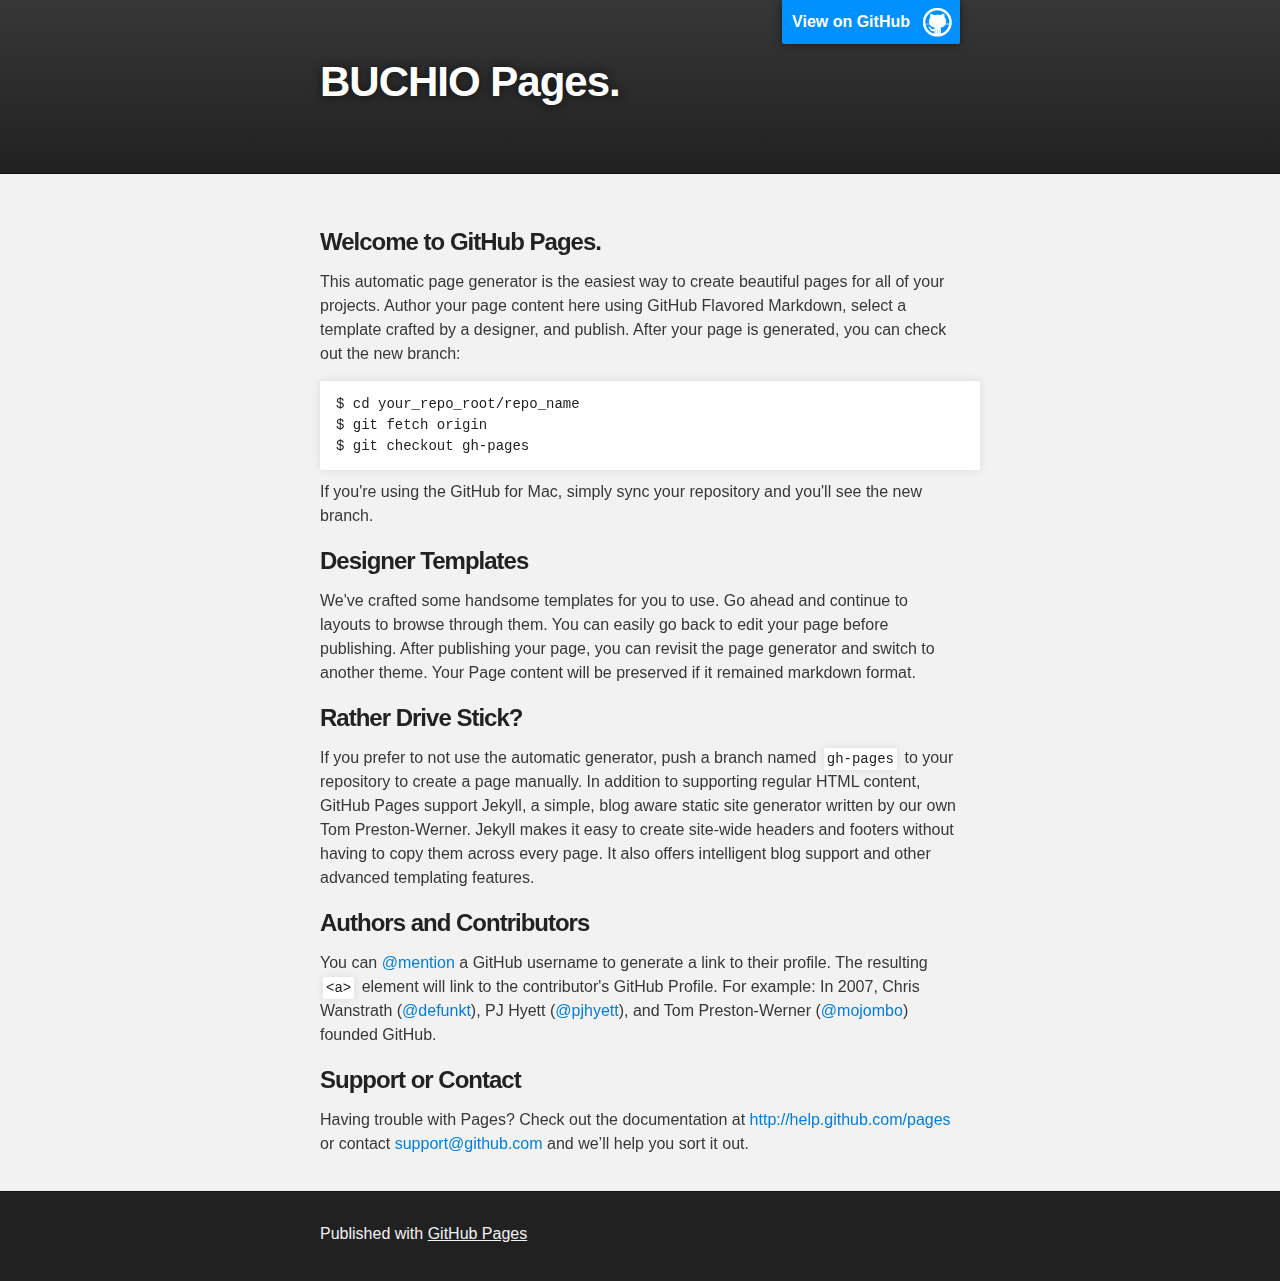
<file: index.html>
<!DOCTYPE html>
<html>

  <head>
    <meta charset='utf-8' />
    <meta http-equiv="X-UA-Compatible" content="chrome=1" />
    <meta name="description" content="BUCHIO Pages. : " />

    <link rel="stylesheet" type="text/css" media="screen" href="stylesheets/stylesheet.css">

    <title>BUCHIO Pages.</title>
  </head>

  <body>

    <!-- HEADER -->
    <div id="header_wrap" class="outer">
        <header class="inner">
          <a id="forkme_banner" href="https://github.com/buchio">View on GitHub</a>

          <h1 id="project_title">BUCHIO Pages.</h1>
          <h2 id="project_tagline"></h2>

        </header>
    </div>

    <!-- MAIN CONTENT -->
    <div id="main_content_wrap" class="outer">
      <section id="main_content" class="inner">
        <h3>
<a name="welcome-to-github-pages" class="anchor" href="#welcome-to-github-pages"><span class="octicon octicon-link"></span></a>Welcome to GitHub Pages.</h3>

<p>This automatic page generator is the easiest way to create beautiful pages for all of your projects. Author your page content here using GitHub Flavored Markdown, select a template crafted by a designer, and publish. After your page is generated, you can check out the new branch:</p>

<pre><code>$ cd your_repo_root/repo_name
$ git fetch origin
$ git checkout gh-pages
</code></pre>

<p>If you're using the GitHub for Mac, simply sync your repository and you'll see the new branch.</p>

<h3>
<a name="designer-templates" class="anchor" href="#designer-templates"><span class="octicon octicon-link"></span></a>Designer Templates</h3>

<p>We've crafted some handsome templates for you to use. Go ahead and continue to layouts to browse through them. You can easily go back to edit your page before publishing. After publishing your page, you can revisit the page generator and switch to another theme. Your Page content will be preserved if it remained markdown format.</p>

<h3>
<a name="rather-drive-stick" class="anchor" href="#rather-drive-stick"><span class="octicon octicon-link"></span></a>Rather Drive Stick?</h3>

<p>If you prefer to not use the automatic generator, push a branch named <code>gh-pages</code> to your repository to create a page manually. In addition to supporting regular HTML content, GitHub Pages support Jekyll, a simple, blog aware static site generator written by our own Tom Preston-Werner. Jekyll makes it easy to create site-wide headers and footers without having to copy them across every page. It also offers intelligent blog support and other advanced templating features.</p>

<h3>
<a name="authors-and-contributors" class="anchor" href="#authors-and-contributors"><span class="octicon octicon-link"></span></a>Authors and Contributors</h3>

<p>You can <a href="https://github.com/blog/821" class="user-mention">@mention</a> a GitHub username to generate a link to their profile. The resulting <code>&lt;a&gt;</code> element will link to the contributor's GitHub Profile. For example: In 2007, Chris Wanstrath (<a href="https://github.com/defunkt" class="user-mention">@defunkt</a>), PJ Hyett (<a href="https://github.com/pjhyett" class="user-mention">@pjhyett</a>), and Tom Preston-Werner (<a href="https://github.com/mojombo" class="user-mention">@mojombo</a>) founded GitHub.</p>

<h3>
<a name="support-or-contact" class="anchor" href="#support-or-contact"><span class="octicon octicon-link"></span></a>Support or Contact</h3>

<p>Having trouble with Pages? Check out the documentation at <a href="http://help.github.com/pages">http://help.github.com/pages</a> or contact <a href="mailto:support@github.com">support@github.com</a> and we’ll help you sort it out.</p>
      </section>
    </div>

    <!-- FOOTER  -->
    <div id="footer_wrap" class="outer">
      <footer class="inner">
        <p>Published with <a href="http://pages.github.com">GitHub Pages</a></p>
      </footer>
    </div>

    

  </body>
</html>
</file>
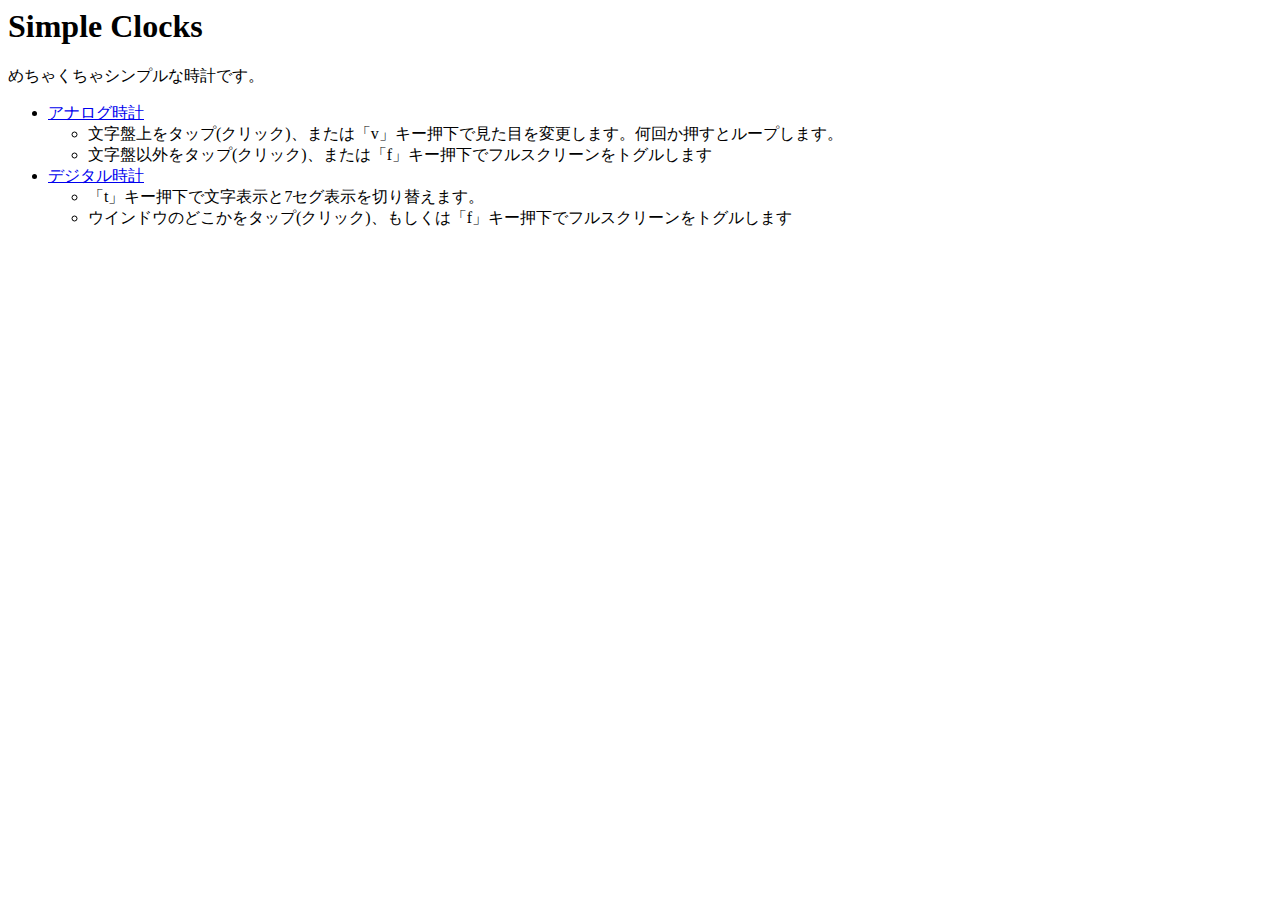
<file: clock/index.html>
<html>
  <head>
    <meta charset="utf-8" />
    <title>Simple Clocks</title>
  </head>
  <body>
    <h1>Simple Clocks</h1>
    <p>めちゃくちゃシンプルな時計です。</p>
    <ul>
      <li>
        <a href="AnalogClock/index.html">アナログ時計</a>
        <ul>
          <li>
            文字盤上をタップ(クリック)、または「v」キー押下で見た目を変更します。何回か押すとループします。
          </li>
          <li>
            文字盤以外をタップ(クリック)、または「f」キー押下でフルスクリーンをトグルします
          </li>
        </ul>
      </li>
      <li>
        <a href="DigitalClock/index.html">デジタル時計</a>
        <ul>
          <li>「t」キー押下で文字表示と7セグ表示を切り替えます。</li>
          <li>
            ウインドウのどこかをタップ(クリック)、もしくは「f」キー押下でフルスクリーンをトグルします
          </li>
        </ul>
      </li>
    </ul>
  </body>
</html>
</file>
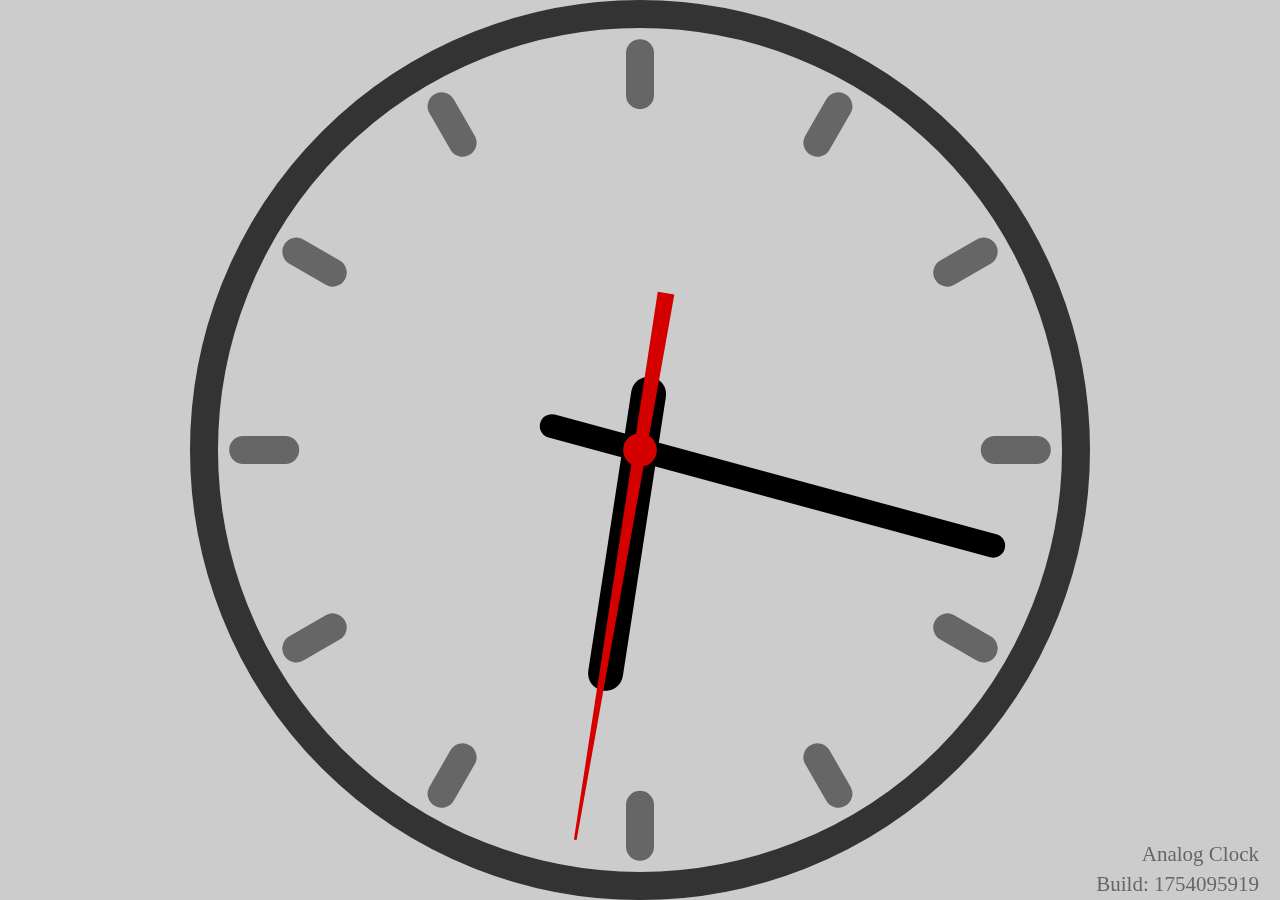
<file: clock/AnalogClock/index.html>
<html>
  <head>
    <meta charset="UTF-8" />
    <title>Analog Clock</title>
    <link rel="stylesheet" type="text/css" href="./clock.min.css" />
    <script src="./analog.min.js"></script>
  </head>
  <body>
    <canvas id="clockCanvas"></canvas>
  </body>
</html>
</file>
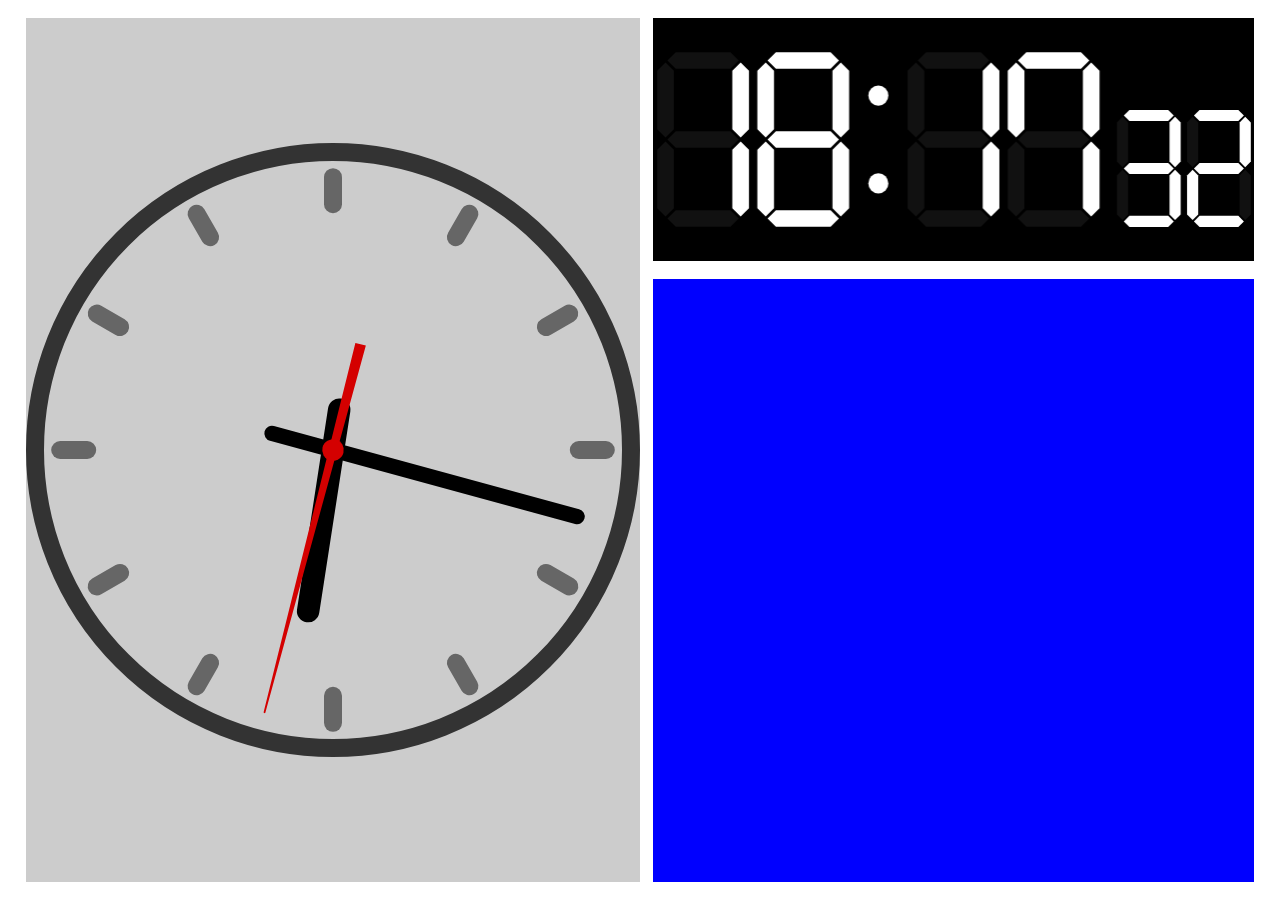
<file: clock/Clock/index.html>
<html>
  <head>
    <meta charset="UTF-8" />
    <title>Clock</title>
    <link rel="stylesheet" type="text/css" href="./clock.min.css" />
    <script src="./clock.min.js"></script>
  </head>
  <body>
    <canvas id="analogClockCanvas"></canvas>
    <canvas id="digitalClockCanvas"></canvas>
    <div id="calendarCanvas"></div>
  </body>
</html>
</file>
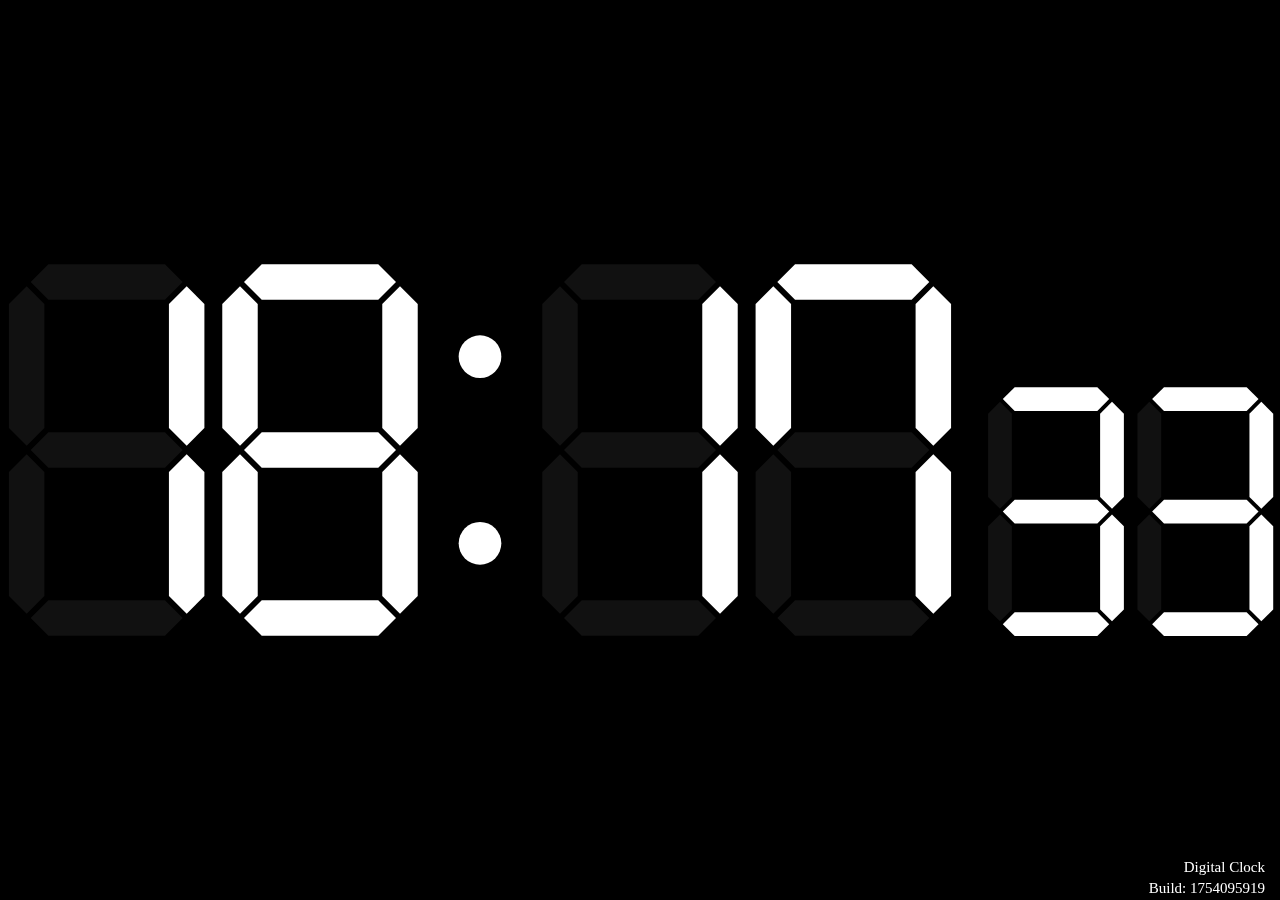
<file: clock/DigitalClock/index.html>
<html>
  <head>
    <meta charset="UTF-8" />
    <title>Digital Clock</title>
    <link rel="stylesheet" type="text/css" href="./clock.min.css" />
    <script src="./digital.min.js"></script>
  </head>
  <body>
    <canvas id="clockCanvas"></canvas>
  </body>
</html>
</file>
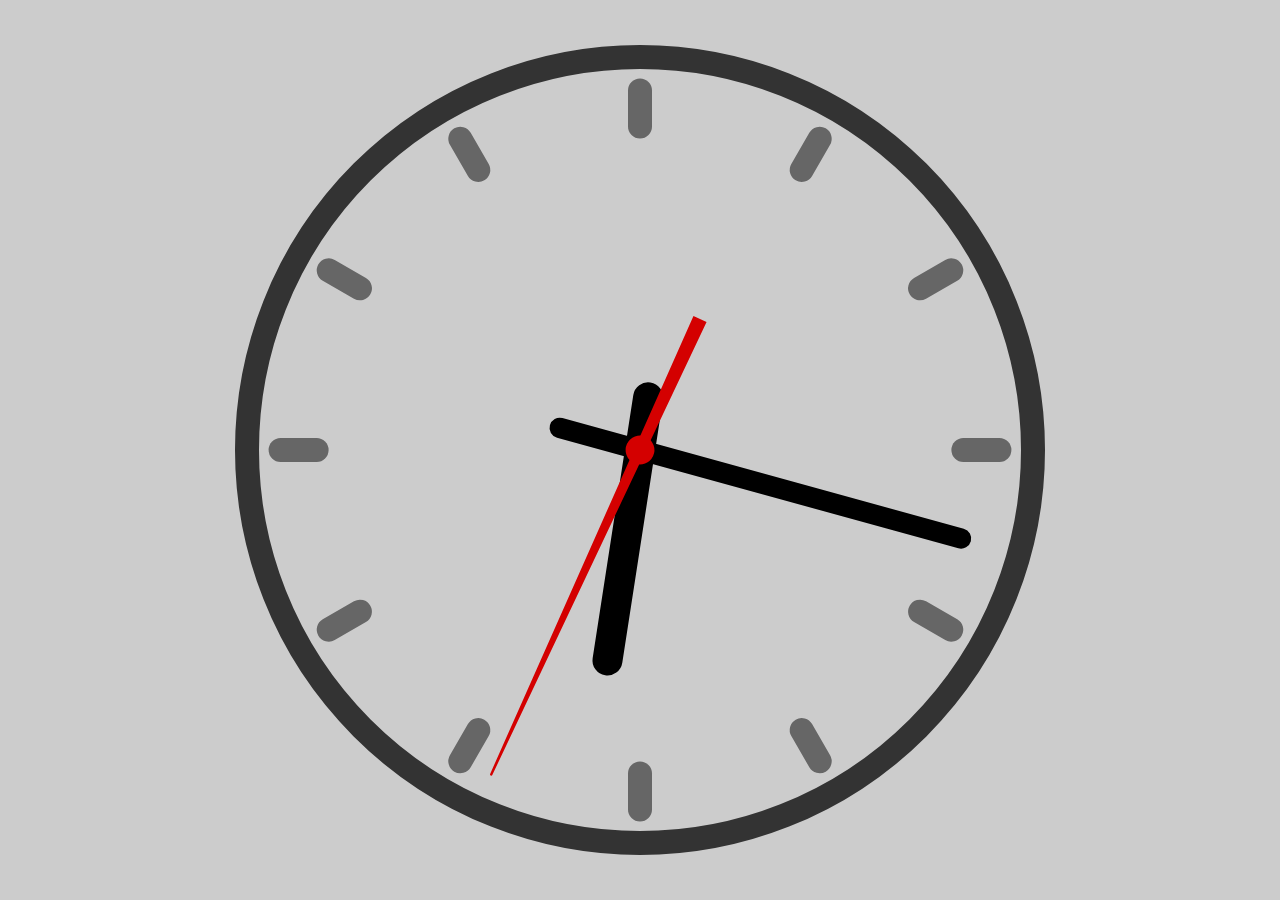
<file: clock/analog.html>
<html>
  <head>
    <meta charset="UTF-8">
    <title>Analog clock</title>
    <link rel="stylesheet" type="text/css" href="assets/analog.css">
    <script src="assets/AnalogClock.js"></script>
    <script src="assets/fullscreen.js"></script>
    <script src="assets/analog.js"></script>
  </head>
  <body>
    <canvas id="clockCanvas"></canvas>
  </body>
</html>
</file>
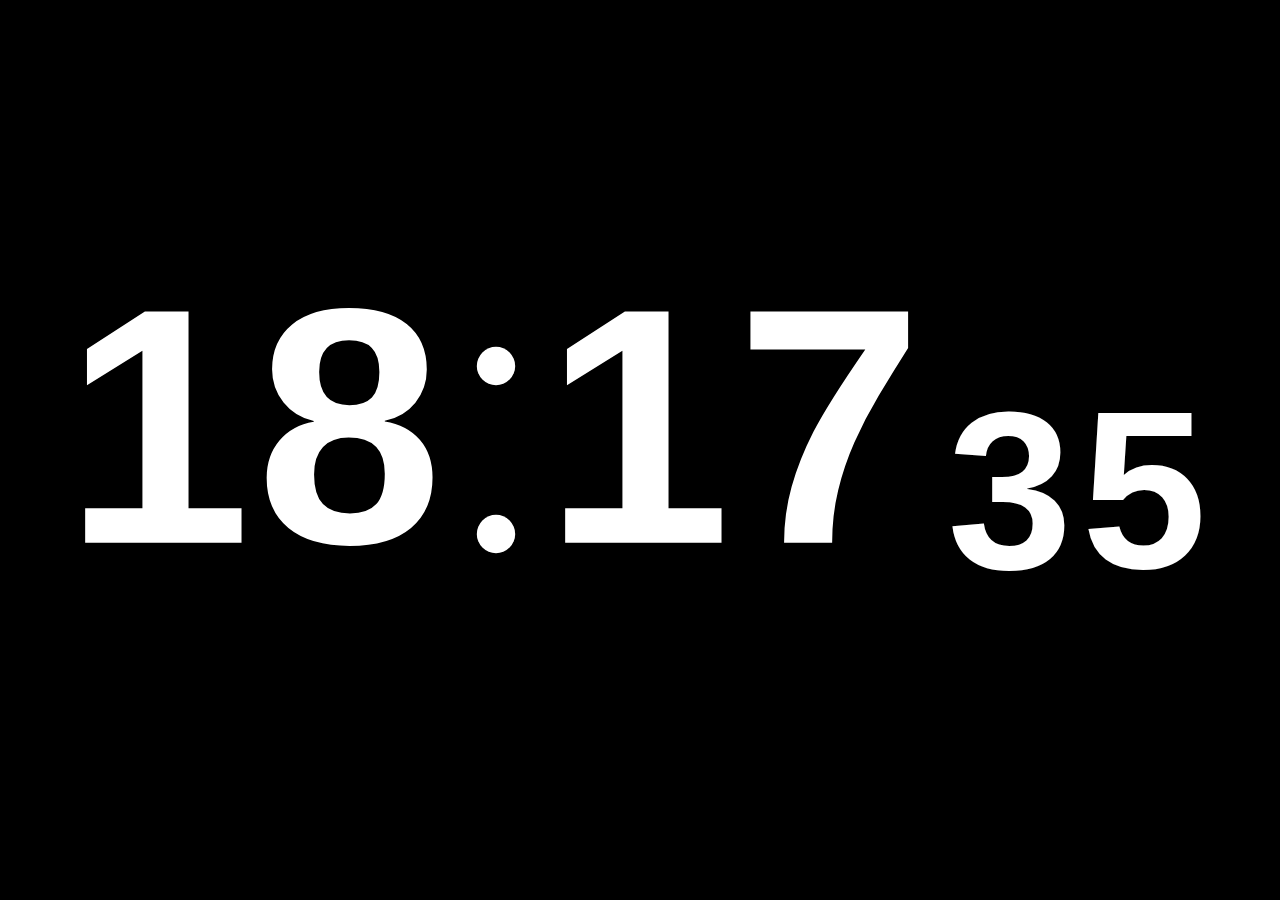
<file: clock/digital.html>
<html>
  <head>
    <meta charset="UTF-8">
    <title>Digital Clock</title>
    <link rel="stylesheet" type="text/css" href="assets/digital.css">
    <script src="assets/DigitalClock.js"></script>

    <script src="assets/fullscreen.js"></script>
    <script src="assets/digital.js"></script>
  </head>
  <body>
    <canvas id="digitalClockCanvas"></canvas>
  </body>
</html>
</file>
<file: stylesheets/stylesheet.css>
/*******************************************************************************
Slate Theme for GitHub Pages
by Jason Costello, @jsncostello
*******************************************************************************/

@import url(pygment_trac.css);

/*******************************************************************************
MeyerWeb Reset
*******************************************************************************/

html, body, div, span, applet, object, iframe,
h1, h2, h3, h4, h5, h6, p, blockquote, pre,
a, abbr, acronym, address, big, cite, code,
del, dfn, em, img, ins, kbd, q, s, samp,
small, strike, strong, sub, sup, tt, var,
b, u, i, center,
dl, dt, dd, ol, ul, li,
fieldset, form, label, legend,
table, caption, tbody, tfoot, thead, tr, th, td,
article, aside, canvas, details, embed,
figure, figcaption, footer, header, hgroup,
menu, nav, output, ruby, section, summary,
time, mark, audio, video {
  margin: 0;
  padding: 0;
  border: 0;
  font: inherit;
  vertical-align: baseline;
}

/* HTML5 display-role reset for older browsers */
article, aside, details, figcaption, figure,
footer, header, hgroup, menu, nav, section {
  display: block;
}

ol, ul {
  list-style: none;
}

table {
  border-collapse: collapse;
  border-spacing: 0;
}

/*******************************************************************************
Theme Styles
*******************************************************************************/

body {
  box-sizing: border-box;
  color:#373737;
  background: #212121;
  font-size: 16px;
  font-family: 'Myriad Pro', Calibri, Helvetica, Arial, sans-serif;
  line-height: 1.5;
  -webkit-font-smoothing: antialiased;
}

h1, h2, h3, h4, h5, h6 {
  margin: 10px 0;
  font-weight: 700;
  color:#222222;
  font-family: 'Lucida Grande', 'Calibri', Helvetica, Arial, sans-serif;
  letter-spacing: -1px;
}

h1 {
  font-size: 36px;
  font-weight: 700;
}

h2 {
  padding-bottom: 10px;
  font-size: 32px;
  background: url('../images/bg_hr.png') repeat-x bottom;
}

h3 {
  font-size: 24px;
}

h4 {
  font-size: 21px;
}

h5 {
  font-size: 18px;
}

h6 {
  font-size: 16px;
}

p {
  margin: 10px 0 15px 0;
}

footer p {
  color: #f2f2f2;
}

a {
  text-decoration: none;
  color: #007edf;
  text-shadow: none;

  transition: color 0.5s ease;
  transition: text-shadow 0.5s ease;
  -webkit-transition: color 0.5s ease;
  -webkit-transition: text-shadow 0.5s ease;
  -moz-transition: color 0.5s ease;
  -moz-transition: text-shadow 0.5s ease;
  -o-transition: color 0.5s ease;
  -o-transition: text-shadow 0.5s ease;
  -ms-transition: color 0.5s ease;
  -ms-transition: text-shadow 0.5s ease;
}

a:hover, a:focus {text-decoration: underline;}

footer a {
  color: #F2F2F2;
  text-decoration: underline;
}

em {
  font-style: italic;
}

strong {
  font-weight: bold;
}

img {
  position: relative;
  margin: 0 auto;
  max-width: 739px;
  padding: 5px;
  margin: 10px 0 10px 0;
  border: 1px solid #ebebeb;

  box-shadow: 0 0 5px #ebebeb;
  -webkit-box-shadow: 0 0 5px #ebebeb;
  -moz-box-shadow: 0 0 5px #ebebeb;
  -o-box-shadow: 0 0 5px #ebebeb;
  -ms-box-shadow: 0 0 5px #ebebeb;
}

p img {
  display: inline;
  margin: 0;
  padding: 0;
  vertical-align: middle;
  text-align: center;
  border: none;
}

pre, code {
  width: 100%;
  color: #222;
  background-color: #fff;

  font-family: Monaco, "Bitstream Vera Sans Mono", "Lucida Console", Terminal, monospace;
  font-size: 14px;

  border-radius: 2px;
  -moz-border-radius: 2px;
  -webkit-border-radius: 2px;
}

pre {
  width: 100%;
  padding: 10px;
  box-shadow: 0 0 10px rgba(0,0,0,.1);
  overflow: auto;
}

code {
  padding: 3px;
  margin: 0 3px;
  box-shadow: 0 0 10px rgba(0,0,0,.1);
}

pre code {
  display: block;
  box-shadow: none;
}

blockquote {
  color: #666;
  margin-bottom: 20px;
  padding: 0 0 0 20px;
  border-left: 3px solid #bbb;
}


ul, ol, dl {
  margin-bottom: 15px
}

ul {
  list-style: inside;
  padding-left: 20px;
}

ol {
  list-style: decimal inside;
  padding-left: 20px;
}

dl dt {
  font-weight: bold;
}

dl dd {
  padding-left: 20px;
  font-style: italic;
}

dl p {
  padding-left: 20px;
  font-style: italic;
}

hr {
  height: 1px;
  margin-bottom: 5px;
  border: none;
  background: url('../images/bg_hr.png') repeat-x center;
}

table {
  border: 1px solid #373737;
  margin-bottom: 20px;
  text-align: left;
 }

th {
  font-family: 'Lucida Grande', 'Helvetica Neue', Helvetica, Arial, sans-serif;
  padding: 10px;
  background: #373737;
  color: #fff;
 }

td {
  padding: 10px;
  border: 1px solid #373737;
 }

form {
  background: #f2f2f2;
  padding: 20px;
}

/*******************************************************************************
Full-Width Styles
*******************************************************************************/

.outer {
  width: 100%;
}

.inner {
  position: relative;
  max-width: 640px;
  padding: 20px 10px;
  margin: 0 auto;
}

#forkme_banner {
  display: block;
  position: absolute;
  top:0;
  right: 10px;
  z-index: 10;
  padding: 10px 50px 10px 10px;
  color: #fff;
  background: url('../images/blacktocat.png') #0090ff no-repeat 95% 50%;
  font-weight: 700;
  box-shadow: 0 0 10px rgba(0,0,0,.5);
  border-bottom-left-radius: 2px;
  border-bottom-right-radius: 2px;
}

#header_wrap {
  background: #212121;
  background: -moz-linear-gradient(top, #373737, #212121);
  background: -webkit-linear-gradient(top, #373737, #212121);
  background: -ms-linear-gradient(top, #373737, #212121);
  background: -o-linear-gradient(top, #373737, #212121);
  background: linear-gradient(top, #373737, #212121);
}

#header_wrap .inner {
  padding: 50px 10px 30px 10px;
}

#project_title {
  margin: 0;
  color: #fff;
  font-size: 42px;
  font-weight: 700;
  text-shadow: #111 0px 0px 10px;
}

#project_tagline {
  color: #fff;
  font-size: 24px;
  font-weight: 300;
  background: none;
  text-shadow: #111 0px 0px 10px;
}

#downloads {
  position: absolute;
  width: 210px;
  z-index: 10;
  bottom: -40px;
  right: 0;
  height: 70px;
  background: url('../images/icon_download.png') no-repeat 0% 90%;
}

.zip_download_link {
  display: block;
  float: right;
  width: 90px;
  height:70px;
  text-indent: -5000px;
  overflow: hidden;
  background: url(../images/sprite_download.png) no-repeat bottom left;
}

.tar_download_link {
  display: block;
  float: right;
  width: 90px;
  height:70px;
  text-indent: -5000px;
  overflow: hidden;
  background: url(../images/sprite_download.png) no-repeat bottom right;
  margin-left: 10px;
}

.zip_download_link:hover {
  background: url(../images/sprite_download.png) no-repeat top left;
}

.tar_download_link:hover {
  background: url(../images/sprite_download.png) no-repeat top right;
}

#main_content_wrap {
  background: #f2f2f2;
  border-top: 1px solid #111;
  border-bottom: 1px solid #111;
}

#main_content {
  padding-top: 40px;
}

#footer_wrap {
  background: #212121;
}



/*******************************************************************************
Small Device Styles
*******************************************************************************/

@media screen and (max-width: 480px) {
  body {
    font-size:14px;
  }

  #downloads {
    display: none;
  }

  .inner {
    min-width: 320px;
    max-width: 480px;
  }

  #project_title {
  font-size: 32px;
  }

  h1 {
    font-size: 28px;
  }

  h2 {
    font-size: 24px;
  }

  h3 {
    font-size: 21px;
  }

  h4 {
    font-size: 18px;
  }

  h5 {
    font-size: 14px;
  }

  h6 {
    font-size: 12px;
  }

  code, pre {
    min-width: 320px;
    max-width: 480px;
    font-size: 11px;
  }

}
</file>
<file: clock/assets/analog.css>
html,body {
    width: 100%;
    height: 100%;
    margin: 0;
}
#clockCanvas {
    display: block;
    position: absolute;
    top: 0;
    left: 0;
    right: 0;
    bottom: 0;
    width: 100%;
    height: 100%;
}
</file>
<file: clock/assets/digital.css>
html,body {
    width: 100%;
    height: 100%;
    margin: 0;
}

#digitalClockCanvas {
    display: block;
    position: absolute;
    top: 0;
    left: 0%;
    right: 0;
    bottom: 0;
    width: 100%;
    height: 100%;
}
</file>
<file: clock/AnalogClock/clock.min.css>
body,html{width:100%;height:100%;margin:0}#analogClockCanvas{background-color:red;display:block;position:absolute;top:2%;left:2%;right:0;bottom:0;width:48%;height:96%}#digitalClockCanvas{background-color:green;display:block;position:absolute;top:2%;left:51%;right:0;bottom:0;width:47%;height:27%}#calendarCanvas{background-color:#00f;display:block;position:absolute;top:31%;left:51%;right:0;bottom:0;width:47%;height:67%}body,html{width:100%;height:100%;margin:0}#clockCanvas{tabindex:-1;display:block;position:absolute;top:0;left:0;right:0;bottom:0;width:100%;height:100%}
</file>
<file: clock/Clock/clock.min.css>
body,html{width:100%;height:100%;margin:0}#analogClockCanvas{background-color:red;display:block;position:absolute;top:2%;left:2%;right:0;bottom:0;width:48%;height:96%}#digitalClockCanvas{background-color:green;display:block;position:absolute;top:2%;left:51%;right:0;bottom:0;width:47%;height:27%}#calendarCanvas{background-color:#00f;display:block;position:absolute;top:31%;left:51%;right:0;bottom:0;width:47%;height:67%}body,html{width:100%;height:100%;margin:0}#clockCanvas{tabindex:-1;display:block;position:absolute;top:0;left:0;right:0;bottom:0;width:100%;height:100%}
</file>
<file: clock/DigitalClock/clock.min.css>
body,html{width:100%;height:100%;margin:0}#analogClockCanvas{background-color:red;display:block;position:absolute;top:2%;left:2%;right:0;bottom:0;width:48%;height:96%}#digitalClockCanvas{background-color:green;display:block;position:absolute;top:2%;left:51%;right:0;bottom:0;width:47%;height:27%}#calendarCanvas{background-color:#00f;display:block;position:absolute;top:31%;left:51%;right:0;bottom:0;width:47%;height:67%}body,html{width:100%;height:100%;margin:0}#clockCanvas{tabindex:-1;display:block;position:absolute;top:0;left:0;right:0;bottom:0;width:100%;height:100%}
</file>
